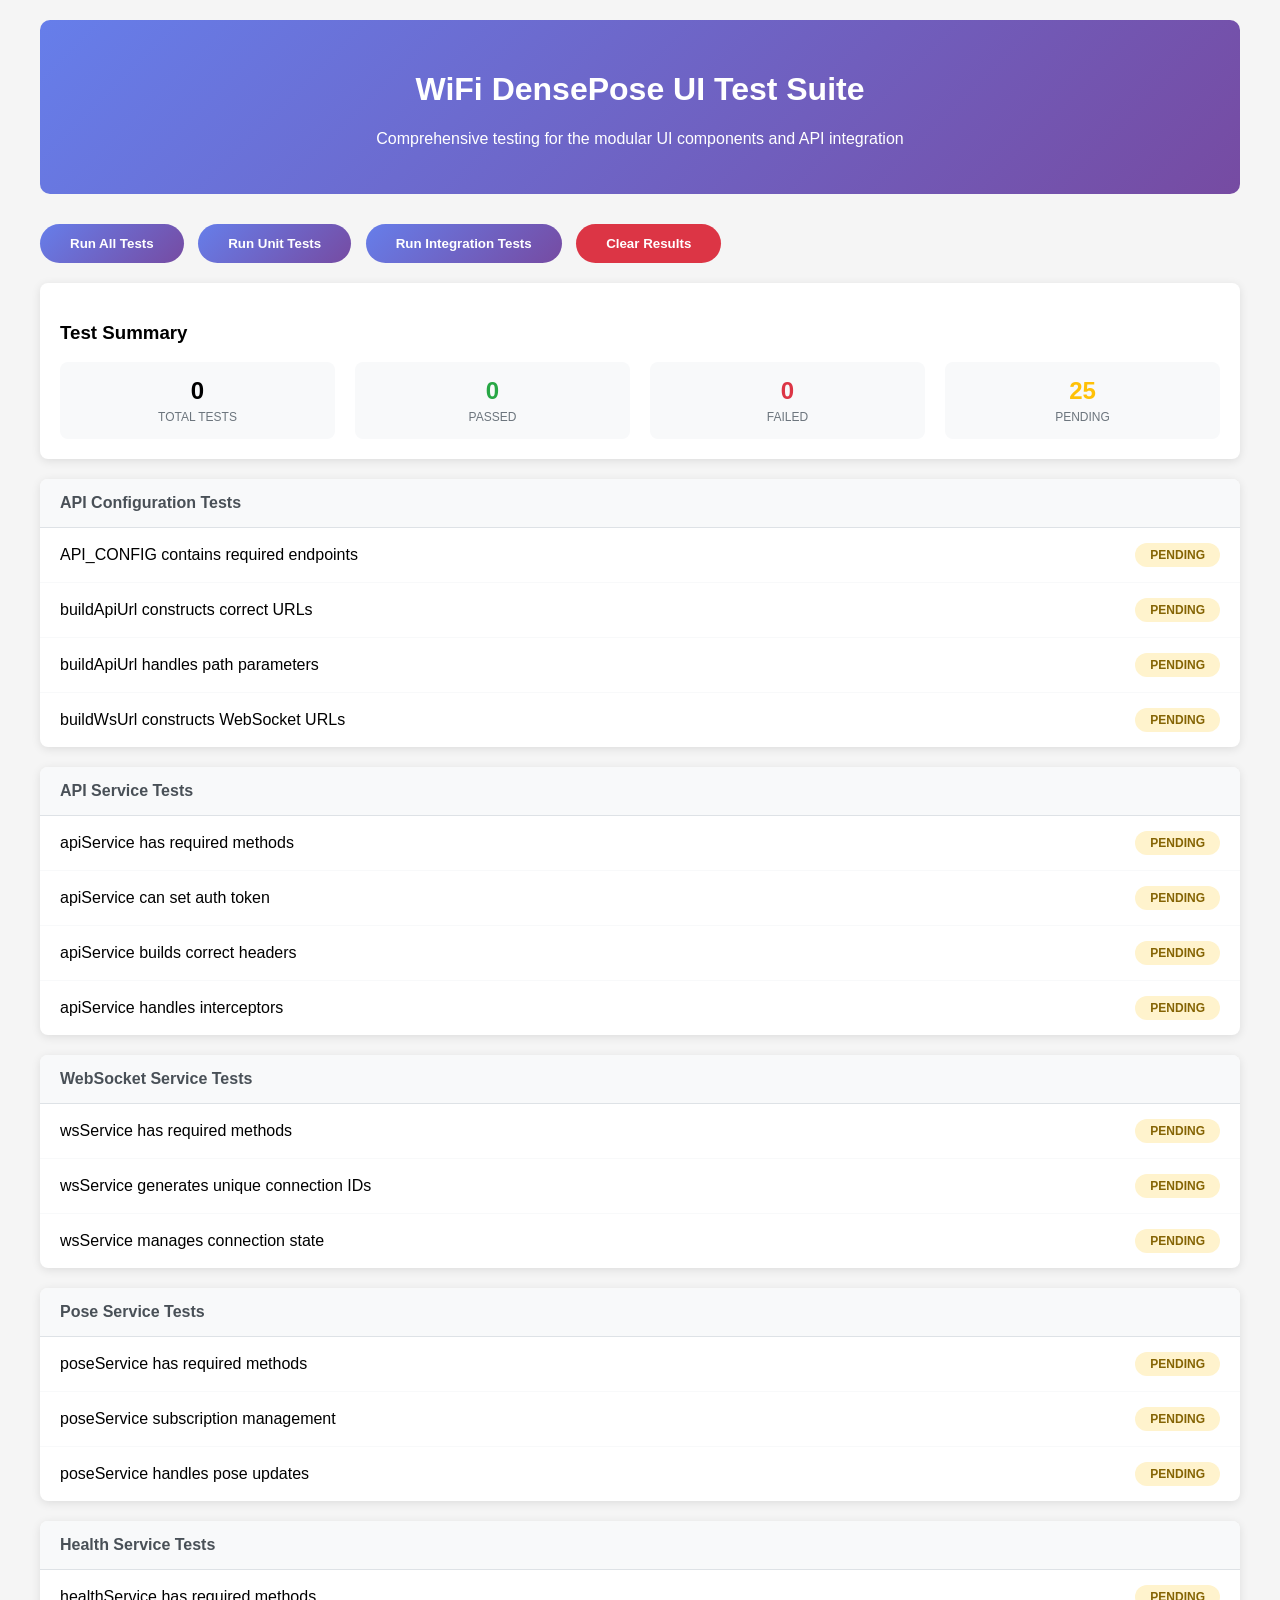
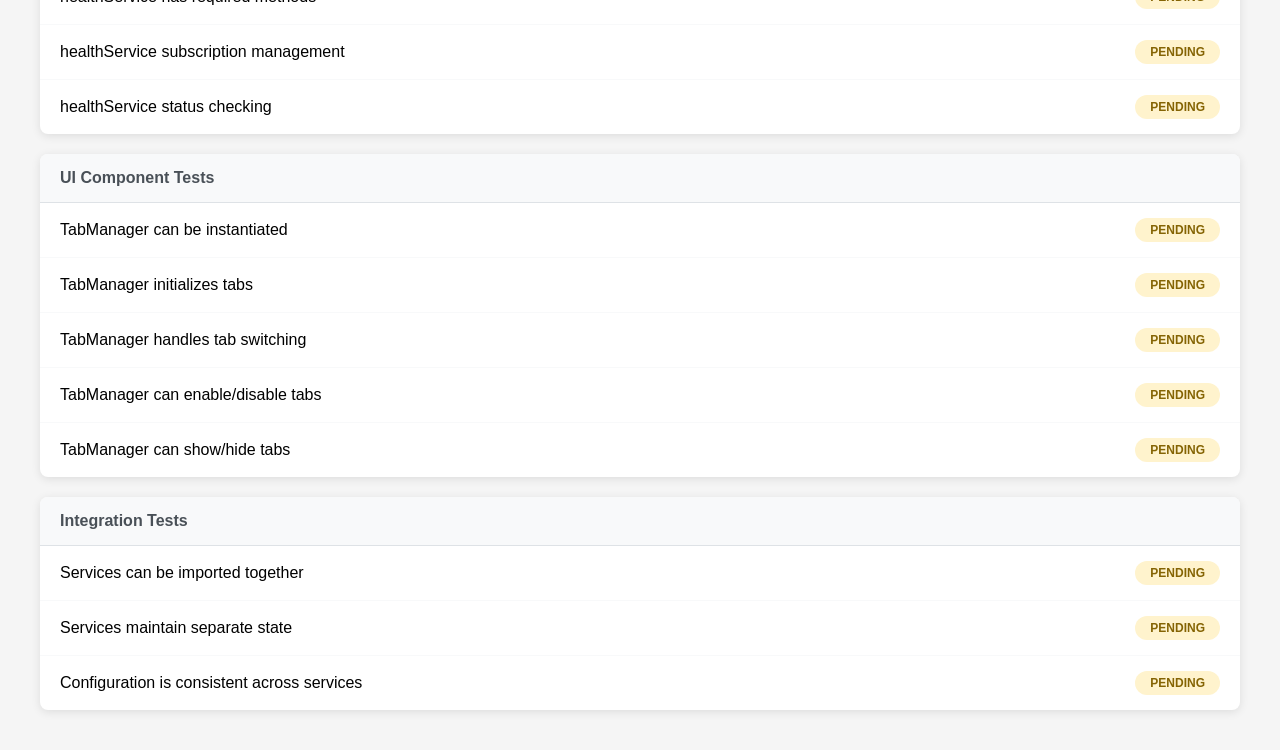
<file: rust-port/wifi-densepose-rs/ui/tests/test-runner.html>
<!DOCTYPE html>
<html lang="en">
<head>
    <meta charset="UTF-8">
    <meta name="viewport" content="width=device-width, initial-scale=1.0">
    <title>WiFi DensePose UI Tests</title>
    <style>
        body {
            font-family: 'Segoe UI', Tahoma, Geneva, Verdana, sans-serif;
            max-width: 1200px;
            margin: 0 auto;
            padding: 20px;
            background-color: #f5f5f5;
        }
        
        .test-header {
            background: linear-gradient(135deg, #667eea 0%, #764ba2 100%);
            color: white;
            padding: 30px;
            border-radius: 10px;
            margin-bottom: 30px;
            text-align: center;
        }
        
        .test-suite {
            background: white;
            border-radius: 8px;
            margin-bottom: 20px;
            box-shadow: 0 2px 10px rgba(0,0,0,0.1);
            overflow: hidden;
        }
        
        .test-suite-header {
            background: #f8f9fa;
            padding: 15px 20px;
            border-bottom: 1px solid #dee2e6;
            font-weight: bold;
            color: #495057;
        }
        
        .test-case {
            padding: 15px 20px;
            border-bottom: 1px solid #f8f9fa;
            display: flex;
            justify-content: space-between;
            align-items: center;
        }
        
        .test-case:last-child {
            border-bottom: none;
        }
        
        .test-name {
            flex: 1;
            font-weight: 500;
        }
        
        .test-status {
            padding: 5px 15px;
            border-radius: 20px;
            font-size: 12px;
            font-weight: bold;
            text-transform: uppercase;
        }
        
        .test-status.pass {
            background: #d4edda;
            color: #155724;
        }
        
        .test-status.fail {
            background: #f8d7da;
            color: #721c24;
        }
        
        .test-status.pending {
            background: #fff3cd;
            color: #856404;
        }
        
        .test-summary {
            background: white;
            border-radius: 8px;
            padding: 20px;
            box-shadow: 0 2px 10px rgba(0,0,0,0.1);
            margin-bottom: 20px;
        }
        
        .summary-stats {
            display: grid;
            grid-template-columns: repeat(auto-fit, minmax(150px, 1fr));
            gap: 20px;
            margin-top: 15px;
        }
        
        .stat-item {
            text-align: center;
            padding: 15px;
            border-radius: 8px;
            background: #f8f9fa;
        }
        
        .stat-number {
            font-size: 24px;
            font-weight: bold;
            margin-bottom: 5px;
        }
        
        .stat-label {
            font-size: 12px;
            color: #6c757d;
            text-transform: uppercase;
        }
        
        .run-tests-btn {
            background: linear-gradient(135deg, #667eea 0%, #764ba2 100%);
            color: white;
            border: none;
            padding: 12px 30px;
            border-radius: 25px;
            font-weight: bold;
            cursor: pointer;
            transition: transform 0.2s ease;
            margin-right: 10px;
        }
        
        .run-tests-btn:hover {
            transform: translateY(-2px);
        }
        
        .run-tests-btn:disabled {
            opacity: 0.6;
            cursor: not-allowed;
        }
        
        .test-output {
            background: #f8f9fa;
            border: 1px solid #dee2e6;
            border-radius: 8px;
            padding: 15px;
            margin-top: 20px;
            font-family: 'Courier New', monospace;
            font-size: 12px;
            white-space: pre-wrap;
            max-height: 300px;
            overflow-y: auto;
        }
        
        .controls {
            margin-bottom: 20px;
        }
    </style>
</head>
<body>
    <div class="test-header">
        <h1>WiFi DensePose UI Test Suite</h1>
        <p>Comprehensive testing for the modular UI components and API integration</p>
    </div>

    <div class="controls">
        <button id="runAllTests" class="run-tests-btn">Run All Tests</button>
        <button id="runUnitTests" class="run-tests-btn">Run Unit Tests</button>
        <button id="runIntegrationTests" class="run-tests-btn">Run Integration Tests</button>
        <button id="clearResults" class="run-tests-btn" style="background: #dc3545;">Clear Results</button>
    </div>

    <div class="test-summary">
        <h3>Test Summary</h3>
        <div class="summary-stats">
            <div class="stat-item">
                <div class="stat-number" id="totalTests">0</div>
                <div class="stat-label">Total Tests</div>
            </div>
            <div class="stat-item">
                <div class="stat-number" id="passedTests" style="color: #28a745;">0</div>
                <div class="stat-label">Passed</div>
            </div>
            <div class="stat-item">
                <div class="stat-number" id="failedTests" style="color: #dc3545;">0</div>
                <div class="stat-label">Failed</div>
            </div>
            <div class="stat-item">
                <div class="stat-number" id="pendingTests" style="color: #ffc107;">0</div>
                <div class="stat-label">Pending</div>
            </div>
        </div>
    </div>

    <div class="test-suite">
        <div class="test-suite-header">API Configuration Tests</div>
        <div id="apiConfigTests"></div>
    </div>

    <div class="test-suite">
        <div class="test-suite-header">API Service Tests</div>
        <div id="apiServiceTests"></div>
    </div>

    <div class="test-suite">
        <div class="test-suite-header">WebSocket Service Tests</div>
        <div id="websocketServiceTests"></div>
    </div>

    <div class="test-suite">
        <div class="test-suite-header">Pose Service Tests</div>
        <div id="poseServiceTests"></div>
    </div>

    <div class="test-suite">
        <div class="test-suite-header">Health Service Tests</div>
        <div id="healthServiceTests"></div>
    </div>

    <div class="test-suite">
        <div class="test-suite-header">UI Component Tests</div>
        <div id="uiComponentTests"></div>
    </div>

    <div class="test-suite">
        <div class="test-suite-header">Integration Tests</div>
        <div id="integrationTests"></div>
    </div>

    <div class="test-output" id="testOutput" style="display: none;"></div>

    <script type="module" src="test-runner.js"></script>
</body>
</html>
</file>
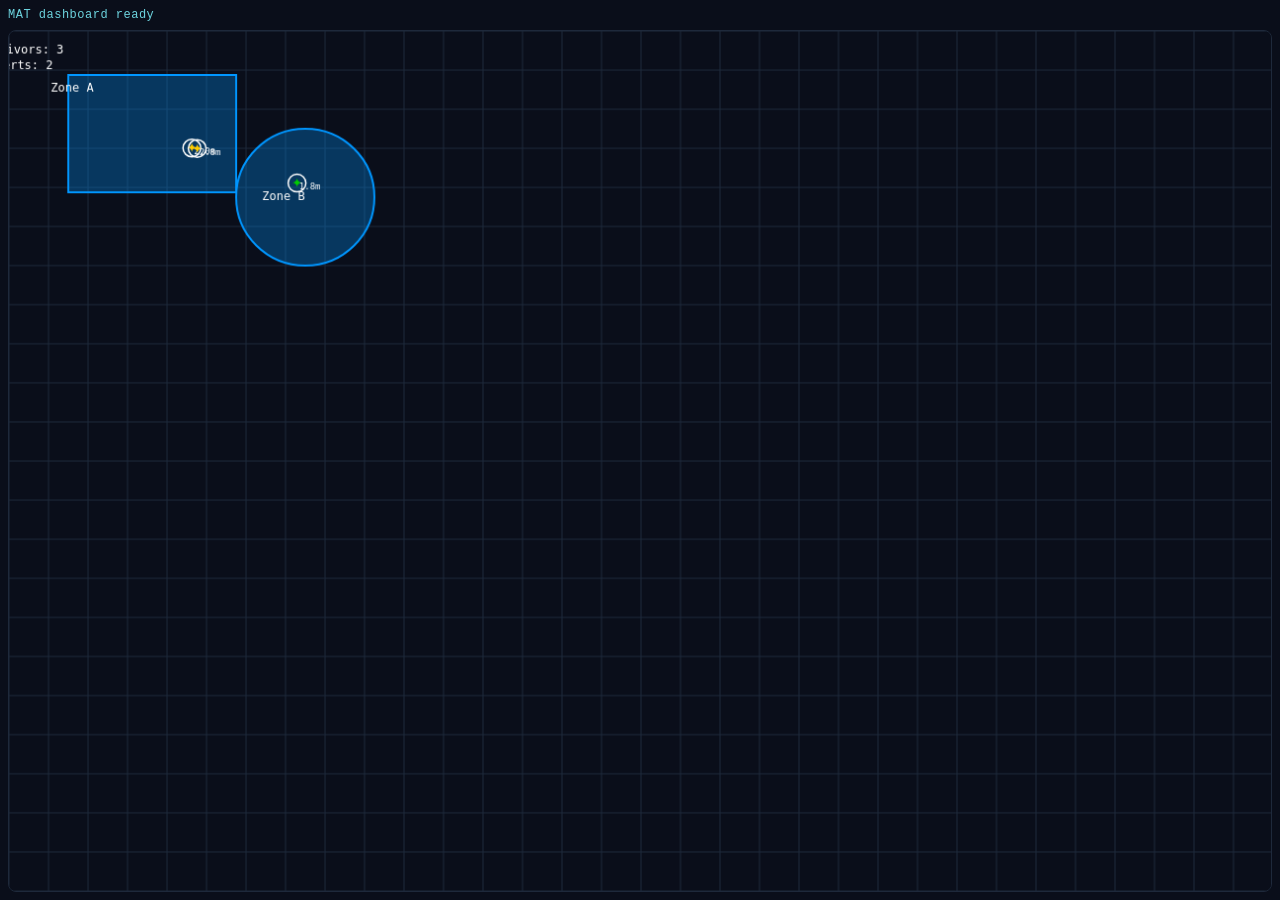
<file: rust-port/wifi-densepose-rs/ui/mobile/src/assets/webview/mat-dashboard.html>
<!DOCTYPE html>
<html lang="en">
  <head>
    <meta charset="UTF-8" />
    <meta name="viewport" content="width=device-width, initial-scale=1.0" />
    <title>MAT Dashboard</title>
    <style>
      * {
        box-sizing: border-box;
      }

      html,
      body {
        margin: 0;
        width: 100%;
        height: 100%;
        background: #0a0e1a;
        color: #e5e7eb;
        font-family: 'Courier New', 'Consolas', monospace;
        overflow: hidden;
      }

      #app {
        display: flex;
        flex-direction: column;
        gap: 8px;
        width: 100%;
        height: 100%;
        padding: 8px;
      }

      #status {
        color: #6dd4df;
        font-size: 12px;
        letter-spacing: 0.5px;
      }

      #mapCanvas {
        flex: 1;
        width: 100%;
        border: 1px solid #1e293b;
        border-radius: 8px;
        min-height: 180px;
        background: #0a0e1a;
      }
    </style>
  </head>
  <body>
    <div id="app">
      <div id="status">Initializing MAT dashboard...</div>
      <canvas id="mapCanvas"></canvas>
    </div>

    <script>
      (function () {
        const TRIAGE = {
          Immediate: 0,
          Delayed: 1,
          Minimal: 2,
          Expectant: 3,
          Unknown: 4,
        };

        const TRIAGE_COLOR = ['#ff0000', '#ffcc00', '#00cc00', '#111111', '#888888'];
        const PRIORITY = { Critical: 0, High: 1, Medium: 2, Low: 3 };

        const toRgba = (status) => TRIAGE_COLOR[status] || TRIAGE_COLOR[4];
        const safeId = () =>
          typeof crypto !== 'undefined' && crypto.randomUUID
            ? crypto.randomUUID()
            : `id-${Date.now()}-${Math.floor(Math.random() * 1e6)}`;

        const isNumber = (value) => typeof value === 'number' && Number.isFinite(value);

        class MatDashboard {
          constructor() {
            this.event = null;
            this.zones = new Map();
            this.survivors = new Map();
            this.alerts = new Map();
            this.motionVector = { x: 0, y: 0 };
          }

          createEvent(type, lat, lon, name) {
            const eventId = safeId();
            this.event = {
              event_id: eventId,
              disaster_type: type,
              latitude: lat,
              longitude: lon,
              description: name,
              createdAt: Date.now(),
            };
            this.zones.clear();
            this.survivors.clear();
            this.alerts.clear();
            return eventId;
          }

          addRectangleZone(name, x, y, w, h) {
            const id = safeId();
            this.zones.set(id, {
              id,
              name,
              zone_type: 'rectangle',
              status: 0,
              scan_count: 0,
              detection_count: 0,
              x,
              y,
              width: w,
              height: h,
            });
            return id;
          }

          addCircleZone(name, cx, cy, radius) {
            const id = safeId();
            this.zones.set(id, {
              id,
              name,
              zone_type: 'circle',
              status: 0,
              scan_count: 0,
              detection_count: 0,
              center_x: cx,
              center_y: cy,
              radius,
            });
            return id;
          }

          addZoneFromPayload(payload) {
            if (!payload || typeof payload !== 'object') {
              return;
            }

            const source = payload;
            const type = source.zone_type || source.type || 'rectangle';
            const name = source.name || `Zone-${safeId().slice(0, 4)}`;

            if (type === 'circle' || source.center_x !== undefined) {
              const cx = isNumber(source.center_x) ? source.center_x : 120;
              const cy = isNumber(source.center_y) ? source.center_y : 120;
              const radius = isNumber(source.radius) ? source.radius : 50;
              return this.addCircleZone(name, cx, cy, radius);
            }

            const x = isNumber(source.x) ? source.x : 40;
            const y = isNumber(source.y) ? source.y : 40;
            const width = isNumber(source.width) ? source.width : 100;
            const height = isNumber(source.height) ? source.height : 100;
            return this.addRectangleZone(name, x, y, width, height);
          }

          inferTriage(vitalSigns, confidence) {
            const breathing = isNumber(vitalSigns?.breathing_rate) ? vitalSigns.breathing_rate : 14;
            const heart = isNumber(vitalSigns?.heart_rate)
              ? vitalSigns.heart_rate
              : isNumber(vitalSigns?.hr)
                ? vitalSigns.hr
                : 70;

            if (!isNumber(confidence) || confidence > 0.82) {
              if (breathing < 10 || breathing > 35 || heart > 150) {
                return TRIAGE.Immediate;
              }
              if (breathing >= 8 && breathing <= 34) {
                return TRIAGE.Delayed;
              }
            }

            if (breathing >= 6 && breathing <= 28 && heart > 45 && heart < 180) {
              return TRIAGE.Minimal;
            }

            return TRIAGE.Expectant;
          }

          locateZoneForPoint(x, y) {
            for (const [id, zone] of this.zones.entries()) {
              if (zone.zone_type === 'circle') {
                const dx = x - zone.center_x;
                const dy = y - zone.center_y;
                const inside = Math.sqrt(dx * dx + dy * dy) <= zone.radius;
                if (inside) {
                  return id;
                }
                continue;
              }

              if (x >= zone.x && x <= zone.x + zone.width && y >= zone.y && y <= zone.y + zone.height) {
                return id;
              }
            }
            return this.zones.size > 0 ? this.zones.keys().next().value : safeId();
          }

          processSurvivorDetection(zone, confidence = 0.6, vital_signs = {}) {
            const zoneKey =
              typeof zone === 'string'
                ? [...this.zones.values()].find((entry) => entry.id === zone || entry.name === zone)
                : null;

            const selectedZone =
              zoneKey
                || (this.zones.size > 0
                  ? [...this.zones.values()][Math.floor(Math.random() * Math.max(1, this.zones.size))]
                  : null);

            const bounds = this._pickPointInZone(selectedZone);
            const triageStatus = this.inferTriage(vital_signs, confidence);
            const breathingRate = isNumber(vital_signs?.breathing_rate)
              ? vital_signs.breathing_rate
              : 10 + confidence * 28;
            const heartRate = isNumber(vital_signs?.heart_rate)
              ? vital_signs.heart_rate
              : isNumber(vital_signs?.hr)
                ? vital_signs.hr
              : 55 + confidence * 60;

            const id = safeId();
            const zone_id = this.locateZoneForPoint(bounds.x, bounds.y);

            const survivor = {
              id,
              zone_id,
              x: bounds.x,
              y: bounds.y,
              depth: -Math.abs(isNumber(vital_signs.depth) ? vital_signs.depth : Math.random() * 3),
              triage_status: triageStatus,
              triage_color: toRgba(triageStatus),
              confidence,
              breathing_rate: breathingRate,
              heart_rate: heartRate,
              first_detected: new Date().toISOString(),
              last_updated: new Date().toISOString(),
              is_deteriorating: false,
            };

            this.survivors.set(id, survivor);
            if (selectedZone) {
              selectedZone.detection_count = (selectedZone.detection_count || 0) + 1;
            }

            if (typeof this.postMessage === 'function') {
              this.postMessage({
                type: 'SURVIVOR_DETECTED',
                payload: survivor,
              });
            }

            this.generateAlerts();
            return id;
          }

          _pickPointInZone(zone) {
            if (!zone) {
              return {
                x: 220 + Math.random() * 80,
                y: 120 + Math.random() * 80,
              };
            }

            if (zone.zone_type === 'circle') {
              const angle = Math.random() * Math.PI * 2;
              const radius = Math.random() * (zone.radius || 20);
              return {
                x: Math.max(10, Math.min(560, zone.center_x + Math.cos(angle) * radius)),
                y: Math.max(10, Math.min(280, zone.center_y + Math.sin(angle) * radius)),
              };
            }

            return {
              x: Math.max(zone.x || 5, Math.min((zone.x || 5) + (zone.width || 40), (zone.x || 5) + Math.random() * (zone.width || 40))),
              y: Math.max(zone.y || 5, Math.min((zone.y || 5) + (zone.height || 40), (zone.y || 5) + Math.random() * (zone.height || 40))),
            };
          }

          generateAlerts() {
            for (const survivor of this.survivors.values()) {
              if ((survivor.triage_status !== TRIAGE.Immediate && survivor.triage_status !== TRIAGE.Delayed)) {
                continue;
              }

              const alertId = `alert-${survivor.id}`;
              if (this.alerts.has(alertId)) {
                continue;
              }

              const priority =
                survivor.triage_status === TRIAGE.Immediate ? PRIORITY.Critical : PRIORITY.High;
              const message =
                survivor.triage_status === TRIAGE.Immediate
                  ? `Immediate rescue required at (${survivor.x.toFixed(0)}, ${survivor.y.toFixed(0)})`
                  : `High-priority rescue needed at (${survivor.x.toFixed(0)}, ${survivor.y.toFixed(0)})`;
              const alert = {
                id: alertId,
                survivor_id: survivor.id,
                priority,
                title: survivor.triage_status === TRIAGE.Immediate ? 'URGENT' : 'HIGH',
                message,
                recommended_action: survivor.triage_status === TRIAGE.Immediate ? 'Dispatch now' : 'Coordinate rescue',
                triage_status: survivor.triage_status,
                location_x: survivor.x,
                location_y: survivor.y,
                created_at: new Date().toISOString(),
                priority_color: survivor.triage_status === TRIAGE.Immediate ? '#ff0000' : '#ff8c00',
              };

              this.alerts.set(alertId, alert);
              if (typeof this.postMessage === 'function') {
                this.postMessage({
                  type: 'ALERT_GENERATED',
                  payload: alert,
                });
              }
            }
          }

          processFrame(frame) {
            const motion = Number(frame?.features?.motion_band_power || 0);
            const xDelta = isNumber(motion) ? (motion - 0.1) * 4 : 0;
            const yDelta = isNumber(frame?.features?.breathing_band_power || 0)
              ? (frame.features.breathing_band_power - 0.1) * 3
              : 0;
            this.motionVector = { x: xDelta || 0, y: yDelta || 0 };

            for (const survivor of this.survivors.values()) {
              const jitterX = (Math.random() - 0.5) * 2;
              const jitterY = (Math.random() - 0.5) * 2;
              survivor.x = Math.max(5, Math.min(560, survivor.x + this.motionVector.x + jitterX));
              survivor.y = Math.max(5, Math.min(280, survivor.y + this.motionVector.y + jitterY));
              survivor.last_updated = new Date().toISOString();
            }
          }

          renderZones(ctx) {
            for (const zone of this.zones.values()) {
              const fill = 'rgba(0, 150, 255, 0.3)';
              ctx.strokeStyle = '#0096ff';
              ctx.fillStyle = fill;
              ctx.lineWidth = 2;

              if (zone.zone_type === 'circle') {
                ctx.beginPath();
                ctx.arc(zone.center_x, zone.center_y, zone.radius, 0, Math.PI * 2);
                ctx.fill();
                ctx.stroke();
                ctx.fillStyle = '#ffffff';
                ctx.font = '12px monospace';
                ctx.fillText(zone.name, zone.center_x - 22, zone.center_y);
              } else {
                ctx.fillRect(zone.x, zone.y, zone.width, zone.height);
                ctx.strokeRect(zone.x, zone.y, zone.width, zone.height);
                ctx.fillStyle = '#ffffff';
                ctx.font = '12px monospace';
                ctx.fillText(zone.name, zone.x + 4, zone.y + 14);
              }
            }
          }

          renderSurvivors(ctx) {
            for (const survivor of this.survivors.values()) {
              const radius = survivor.is_deteriorating ? 11 : 9;

              if (survivor.triage_status === TRIAGE.Immediate) {
                ctx.fillStyle = 'rgba(255, 0, 0, 0.26)';
                ctx.beginPath();
                ctx.arc(survivor.x, survivor.y, radius + 6, 0, Math.PI * 2);
                ctx.fill();
              }

              ctx.fillStyle = survivor.triage_color || toRgba(TRIAGE.Minimal);
              ctx.font = 'bold 18px monospace';
              ctx.textAlign = 'center';
              ctx.textBaseline = 'middle';
              ctx.fillText('✦', survivor.x, survivor.y);
              ctx.strokeStyle = '#ffffff';
              ctx.lineWidth = 1.5;
              ctx.beginPath();
              ctx.arc(survivor.x, survivor.y, radius, 0, Math.PI * 2);
              ctx.stroke();

              if (survivor.depth < 0) {
                ctx.fillStyle = '#ffffff';
                ctx.font = '9px monospace';
                ctx.fillText(`${Math.abs(survivor.depth).toFixed(1)}m`, survivor.x + radius + 4, survivor.y + 4);
              }
            }
          }

          render(ctx, width, height) {
            ctx.clearRect(0, 0, width, height);
            ctx.fillStyle = '#0a0e1a';
            ctx.fillRect(0, 0, width, height);

            ctx.strokeStyle = '#1f2a3d';
            ctx.lineWidth = 1;
            const grid = 40;
            for (let x = 0; x <= width; x += grid) {
              ctx.beginPath();
              ctx.moveTo(x, 0);
              ctx.lineTo(x, height);
              ctx.stroke();
            }
            for (let y = 0; y <= height; y += grid) {
              ctx.beginPath();
              ctx.moveTo(0, y);
              ctx.lineTo(width, y);
              ctx.stroke();
            }

            this.renderZones(ctx);
            this.renderSurvivors(ctx);

            ctx.fillStyle = '#ffffff';
            ctx.font = '12px monospace';
            const stats = {
              survivors: this.survivors.size,
              alerts: this.alerts.size,
            };
            ctx.fillText(`Survivors: ${stats.survivors}`, 12, 20);
            ctx.fillText(`Alerts: ${stats.alerts}`, 12, 36);
          }

          postMessage(message) {
            if (typeof window.ReactNativeWebView !== 'undefined' && window.ReactNativeWebView.postMessage) {
              window.ReactNativeWebView.postMessage(JSON.stringify(message));
            }
          }
        }

        const dashboard = new MatDashboard();
        const canvas = document.getElementById('mapCanvas');
        const ctx = canvas.getContext('2d');
        const status = document.getElementById('status');

        const resize = () => {
          canvas.width = Math.max(200, Math.floor(canvas.parentElement.clientWidth - 2));
          canvas.height = Math.max(180, Math.floor(canvas.parentElement.clientHeight - 20));
        };

        const startup = () => {
          dashboard.createEvent('earthquake', 37.7749, -122.4194, 'Training Scenario');
          dashboard.addRectangleZone('Zone A', 60, 45, 170, 120);
          dashboard.addCircleZone('Zone B', 300, 170, 70);
          dashboard.processSurvivorDetection('Zone A', 0.94, { breathing_rate: 11, hr: 128 });
          dashboard.processSurvivorDetection('Zone A', 0.88, { breathing_rate: 16, hr: 118 });
          dashboard.processSurvivorDetection('Zone B', 0.71, { breathing_rate: 9, hr: 142 });
          status.textContent = 'MAT dashboard ready';
          dashboard.postMessage({ type: 'READY' });
        };

        const loop = () => {
          if (dashboard.zones.size > 0) {
            dashboard.render(ctx, canvas.width, canvas.height);
          }
          requestAnimationFrame(loop);
        };

        window.addEventListener('resize', resize);

        window.addEventListener('message', (evt) => {
          let incoming = evt.data;
          try {
            if (typeof incoming === 'string') {
              incoming = JSON.parse(incoming);
            }
          } catch {
            incoming = null;
          }

          if (!incoming || typeof incoming !== 'object') {
            return;
          }

          if (incoming.type === 'CREATE_EVENT') {
            const payload = incoming.payload || {};
            dashboard.createEvent(
              payload.type || payload.disaster_type || 'earthquake',
              payload.latitude || 0,
              payload.longitude || 0,
              payload.name || payload.description || 'Disaster Event',
            );
            return;
          }

          if (incoming.type === 'ADD_ZONE') {
            dashboard.addZoneFromPayload(incoming.payload || {});
            return;
          }

          if (incoming.type === 'FRAME_UPDATE') {
            dashboard.processFrame(incoming.payload || {});
          }
        });

        resize();
        startup();
        loop();
      })();
    </script>
  </body>
</html>
</file>
